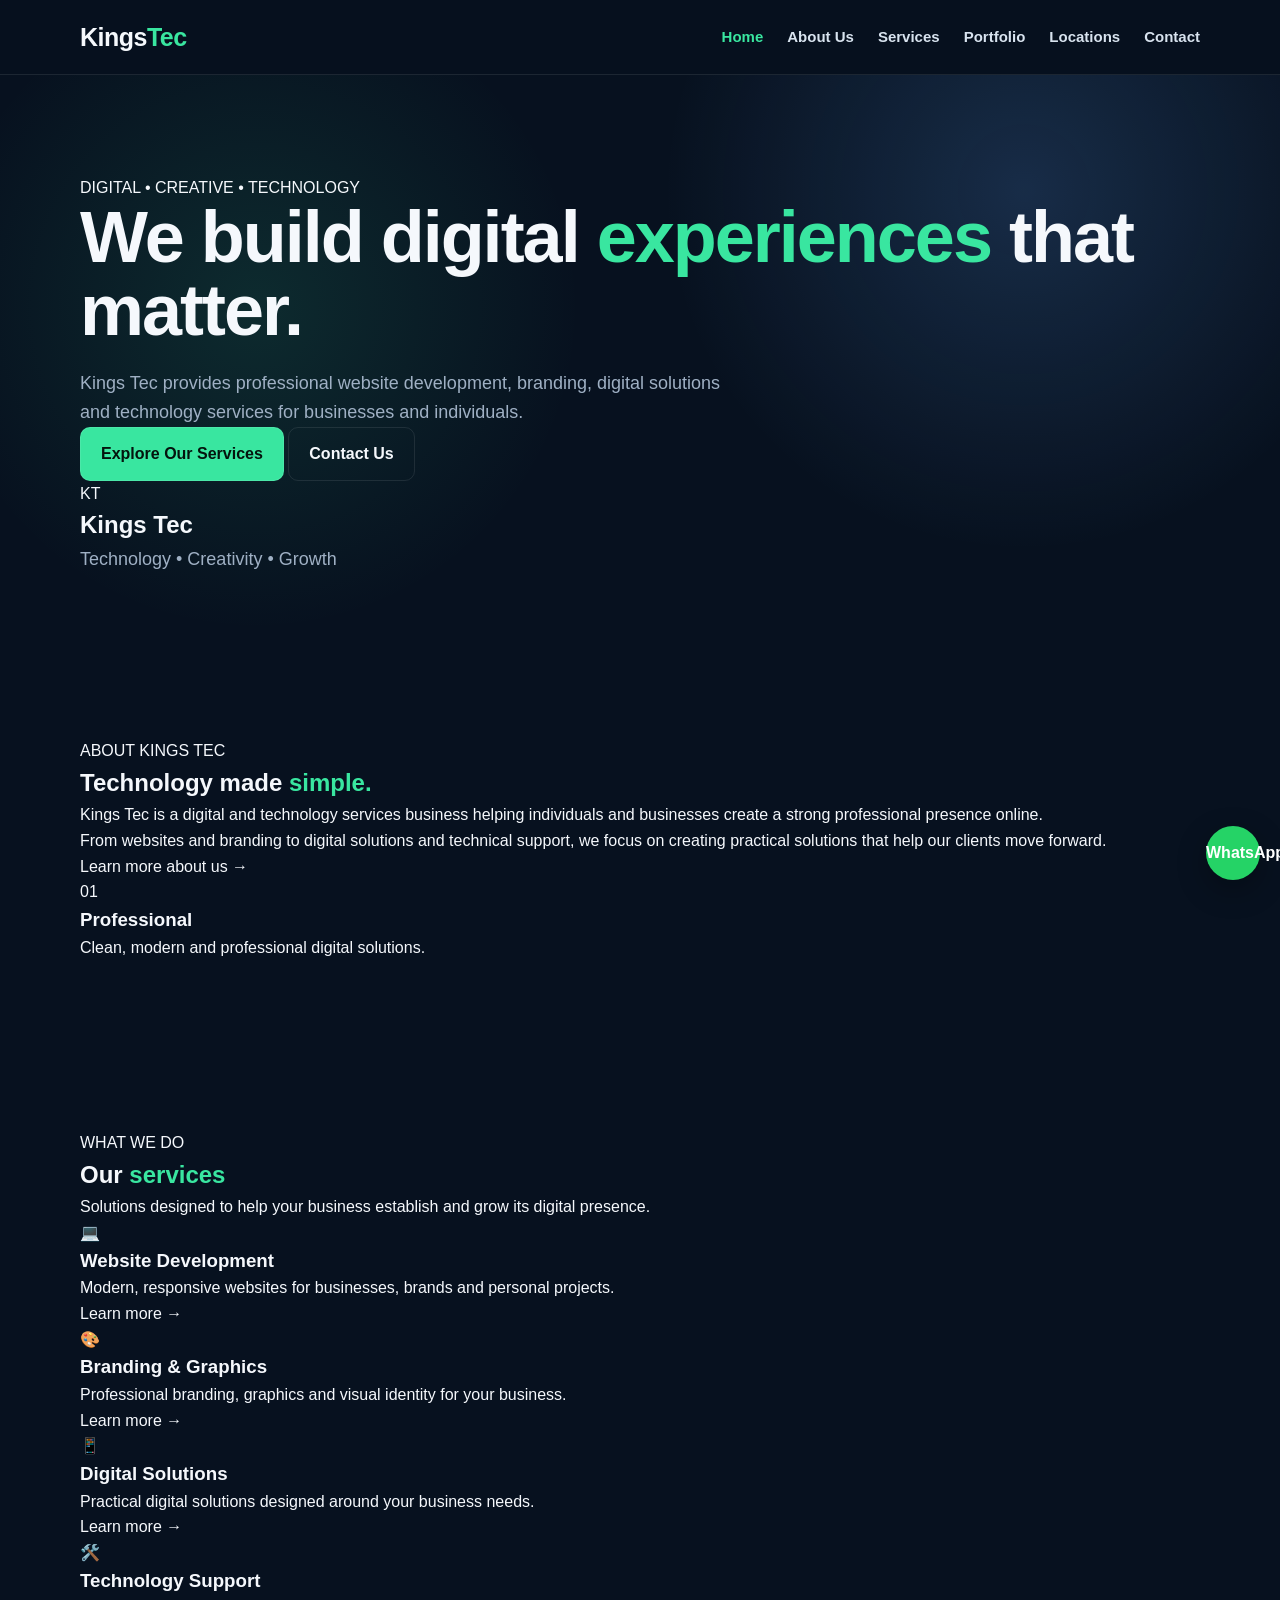
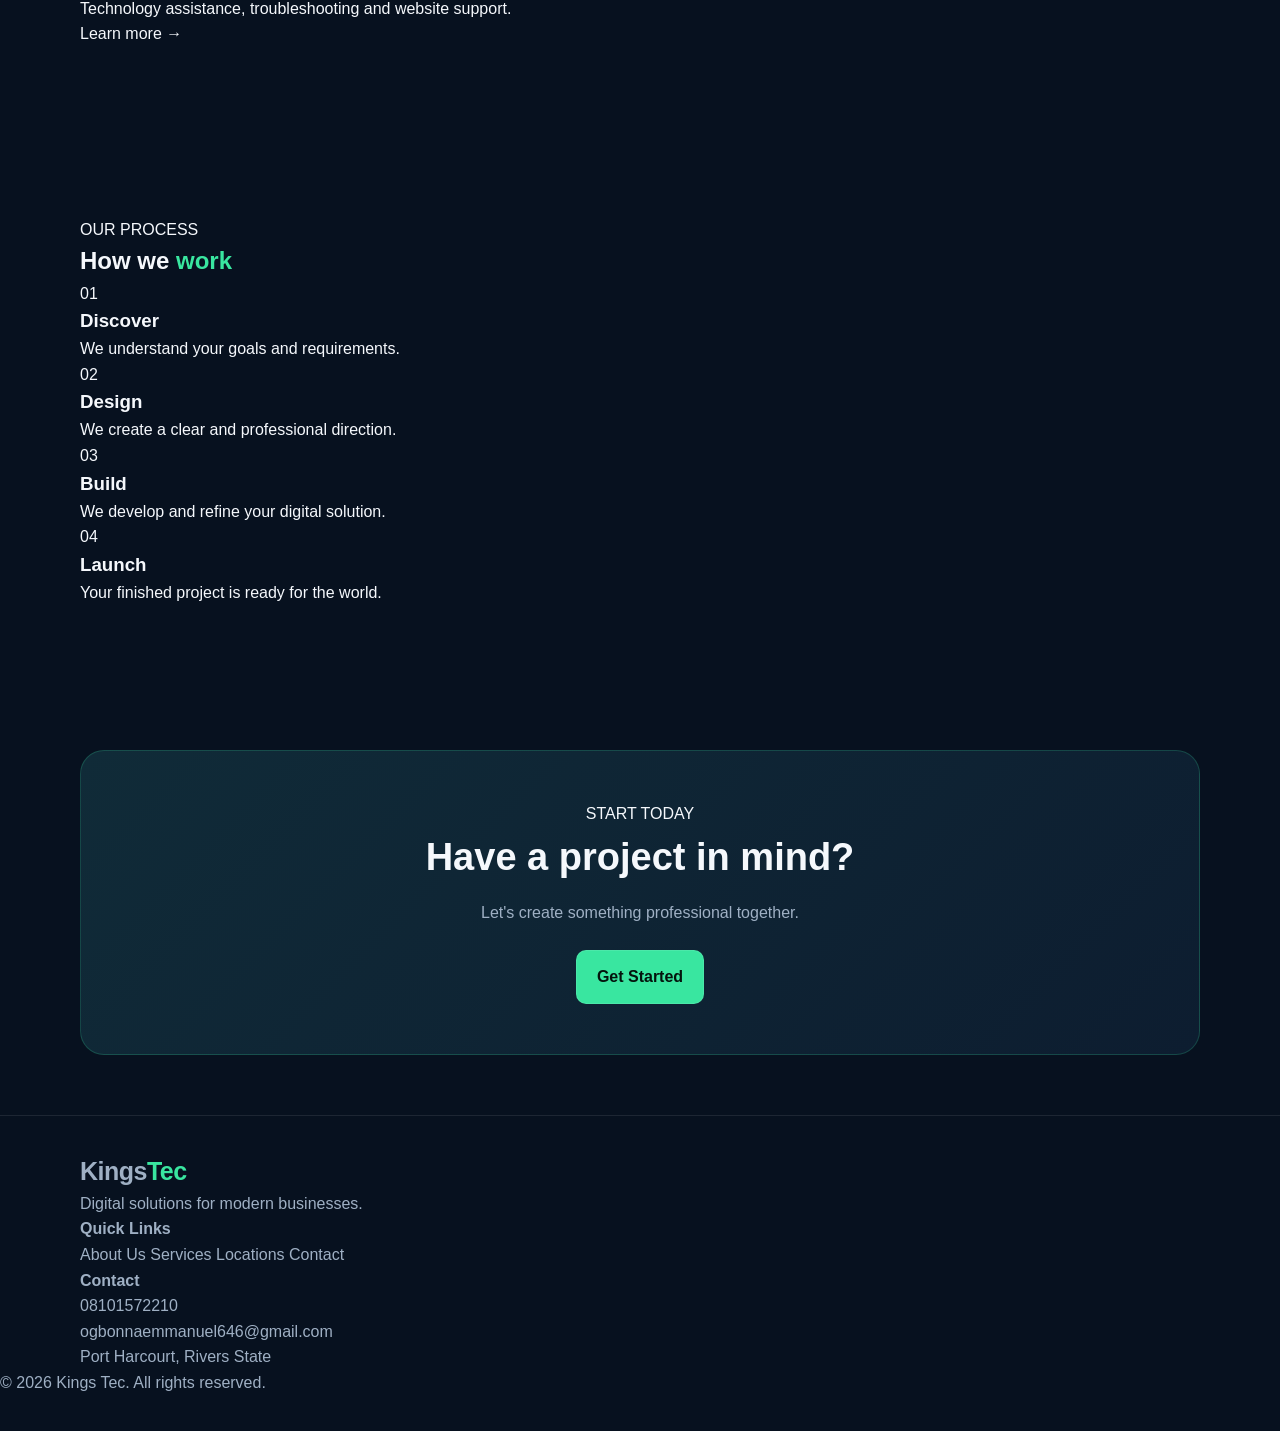
<file: index.html>
<!DOCTYPE html>
<html lang="en">
<head>
    <meta charset="UTF-8">
    <meta name="viewport" content="width=device-width, initial-scale=1.0">

    <title>Kings Tec | Digital & Technology Services</title>

    <link rel="stylesheet" href="style.css">
</head>

<body>

<!-- ================= HEADER ================= -->

<header class="header">

    <div class="container nav">

        <a href="index.html" class="logo">
            Kings<span>Tec</span>
        </a>

        <nav class="navigation">

            <a href="index.html" class="active">
                Home
            </a>

            <a href="about.html">
                About Us
            </a>

            <a href="services.html">
                Services
            </a>

            <a href="portfolio.html">
                Portfolio
            </a>

            <a href="locations.html">
                Locations
            </a>

            <a href="contact.html">
                Contact
            </a>

        </nav>

    </div>

</header>


<!-- ================= HERO ================= -->

<section class="hero">

    <div class="container hero-content">

        <div class="hero-text">

            <div class="tag">
                DIGITAL • CREATIVE • TECHNOLOGY
            </div>

            <h1>
                We build digital
                <span>experiences</span>
                that matter.
            </h1>

            <p>
                Kings Tec provides professional website development,
                branding, digital solutions and technology services
                for businesses and individuals.
            </p>

            <div class="hero-buttons">

                <a href="services.html" class="btn btn-primary">
                    Explore Our Services
                </a>

                <a href="contact.html" class="btn btn-outline">
                    Contact Us
                </a>

            </div>

        </div>


        <div class="hero-box">

            <div class="hero-icon">
                KT
            </div>

            <h2>
                Kings Tec
            </h2>

            <p>
                Technology • Creativity • Growth
            </p>

        </div>

    </div>

</section>


<!-- ================= ABOUT PREVIEW ================= -->

<section class="section">

    <div class="container two-column">

        <div>

            <div class="small-title">
                ABOUT KINGS TEC
            </div>

            <h2 class="section-title">
                Technology made
                <span>simple.</span>
            </h2>

            <p class="section-text">
                Kings Tec is a digital and technology services
                business helping individuals and businesses
                create a strong professional presence online.
            </p>

            <p class="section-text">
                From websites and branding to digital solutions
                and technical support, we focus on creating
                practical solutions that help our clients move
                forward.
            </p>

            <a href="about.html" class="text-link">
                Learn more about us →
            </a>

        </div>


        <div class="info-card">

            <div class="card-number">
                01
            </div>

            <h3>
                Professional
            </h3>

            <p>
                Clean, modern and professional digital solutions.
            </p>

        </div>

    </div>

</section>


<!-- ================= SERVICES ================= -->

<section class="section dark-section">

    <div class="container">

        <div class="section-heading">

            <div class="small-title">
                WHAT WE DO
            </div>

            <h2 class="section-title">
                Our <span>services</span>
            </h2>

            <p>
                Solutions designed to help your business establish
                and grow its digital presence.
            </p>

        </div>


        <div class="cards">


            <div class="service-card">

                <div class="service-icon">
                    💻
                </div>

                <h3>
                    Website Development
                </h3>

                <p>
                    Modern, responsive websites for businesses,
                    brands and personal projects.
                </p>

                <a href="services.html">
                    Learn more →
                </a>

            </div>


            <div class="service-card">

                <div class="service-icon">
                    🎨
                </div>

                <h3>
                    Branding & Graphics
                </h3>

                <p>
                    Professional branding, graphics and visual
                    identity for your business.
                </p>

                <a href="services.html">
                    Learn more →
                </a>

            </div>


            <div class="service-card">

                <div class="service-icon">
                    📱
                </div>

                <h3>
                    Digital Solutions
                </h3>

                <p>
                    Practical digital solutions designed around
                    your business needs.
                </p>

                <a href="services.html">
                    Learn more →
                </a>

            </div>


            <div class="service-card">

                <div class="service-icon">
                    🛠️
                </div>

                <h3>
                    Technology Support
                </h3>

                <p>
                    Technology assistance, troubleshooting and
                    website support.
                </p>

                <a href="services.html">
                    Learn more →
                </a>

            </div>


        </div>

    </div>

</section>


<!-- ================= PROCESS ================= -->

<section class="section">

    <div class="container">

        <div class="section-heading">

            <div class="small-title">
                OUR PROCESS
            </div>

            <h2 class="section-title">
                How we <span>work</span>
            </h2>

        </div>


        <div class="process">


            <div class="process-step">

                <div class="process-number">
                    01
                </div>

                <h3>
                    Discover
                </h3>

                <p>
                    We understand your goals and requirements.
                </p>

            </div>


            <div class="process-step">

                <div class="process-number">
                    02
                </div>

                <h3>
                    Design
                </h3>

                <p>
                    We create a clear and professional direction.
                </p>

            </div>


            <div class="process-step">

                <div class="process-number">
                    03
                </div>

                <h3>
                    Build
                </h3>

                <p>
                    We develop and refine your digital solution.
                </p>

            </div>


            <div class="process-step">

                <div class="process-number">
                    04
                </div>

                <h3>
                    Launch
                </h3>

                <p>
                    Your finished project is ready for the world.
                </p>

            </div>


        </div>

    </div>

</section>


<!-- ================= CTA ================= -->

<section class="cta">

    <div class="container cta-box">

        <div>

            <div class="small-title">
                START TODAY
            </div>

            <h2>
                Have a project in mind?
            </h2>

            <p>
                Let's create something professional together.
            </p>

        </div>

        <a href="contact.html" class="btn btn-primary">
            Get Started
        </a>

    </div>

</section>


<!-- ================= FOOTER ================= -->

<footer>

    <div class="container footer">

        <div>

            <a href="index.html" class="logo">
                Kings<span>Tec</span>
            </a>

            <p>
                Digital solutions for modern businesses.
            </p>

        </div>


        <div>

            <h4>
                Quick Links
            </h4>

            <a href="about.html">
                About Us
            </a>

            <a href="services.html">
                Services
            </a>

            <a href="locations.html">
                Locations
            </a>

            <a href="contact.html">
                Contact
            </a>

        </div>


        <div>

            <h4>
                Contact
            </h4>

            <p>
                08101572210
            </p>

            <p>
                ogbonnaemmanuel646@gmail.com
            </p>

            <p>
                Port Harcourt, Rivers State
            </p>

        </div>

    </div>


    <div class="copyright">

        © 2026 Kings Tec. All rights reserved.

    </div>

</footer>


<a
    href="https://wa.me/2348101572210"
    target="_blank"
    class="whatsapp"
>
    WhatsApp
</a>


</body>
</html>
</file>
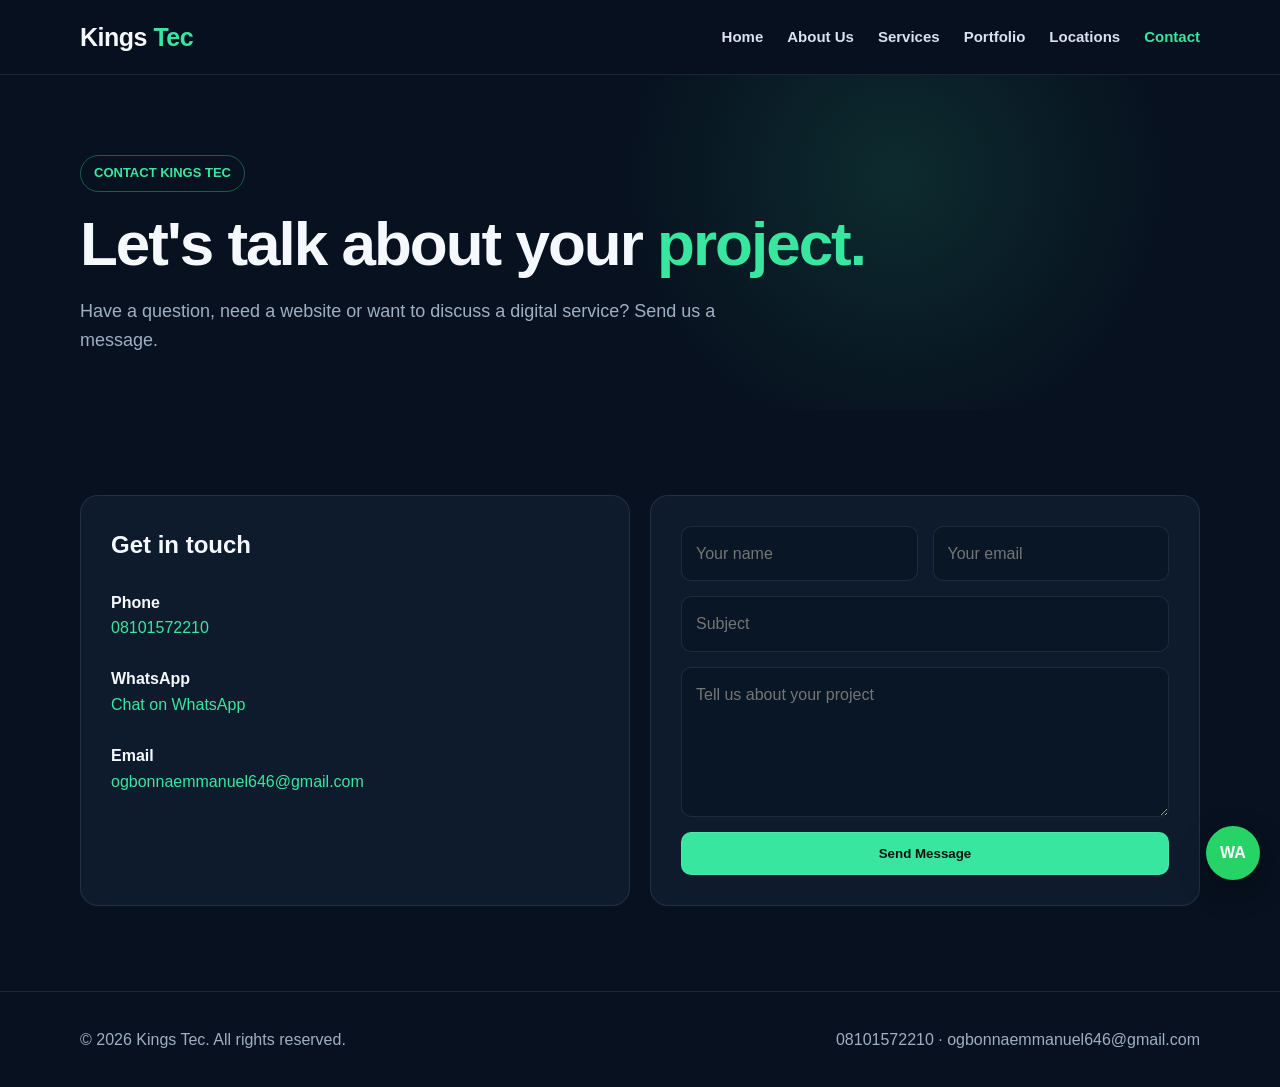
<file: contact.html>
<!DOCTYPE html>
<html lang="en">

<head>

  <meta charset="UTF-8">
  <meta name="viewport" content="width=device-width, initial-scale=1.0">

  <title>Contact Us | Kings Tec</title>

  <link rel="stylesheet" href="style.css">

</head>


<body>


<header>

  <div class="container nav">

    <a href="index.html" class="logo">
      Kings <span>Tec</span>
    </a>

    <nav>

      <a href="index.html">
        Home
      </a>

      <a href="about.html">
        About Us
      </a>

      <a href="services.html">
        Services
      </a>

      <a href="portfolio.html">
        Portfolio
      </a>

      <a href="locations.html">
        Locations
      </a>

      <a href="contact.html" class="active">
        Contact
      </a>

    </nav>

  </div>

</header>


<section class="page-hero">

  <div class="container">

    <span class="badge">
      CONTACT KINGS TEC
    </span>

    <h1>
      Let's talk about your
      <span>project.</span>
    </h1>

    <p class="lead">
      Have a question, need a website or want to discuss
      a digital service? Send us a message.
    </p>

  </div>

</section>


<section>

  <div class="container location">


    <div class="contact-box">

      <h2>
        Get in touch
      </h2>

      <br>

      <p>
        <strong>Phone</strong>
        <br>

        <a href="tel:+2348101572210">
          08101572210
        </a>
      </p>

      <br>

      <p>
        <strong>WhatsApp</strong>
        <br>

        <a href="https://wa.me/2348101572210">
          Chat on WhatsApp
        </a>
      </p>

      <br>

      <p>
        <strong>Email</strong>
        <br>

        <a href="mailto:ogbonnaemmanuel646@gmail.com">
          ogbonnaemmanuel646@gmail.com
        </a>
      </p>

    </div>


    <div class="contact-box">

      <form
        action="mailto:ogbonnaemmanuel646@gmail.com"
        method="post"
        enctype="text/plain"
      >

        <div class="form-grid">

          <input
            name="Name"
            placeholder="Your name"
            required
          >

          <input
            name="Email"
            type="email"
            placeholder="Your email"
            required
          >

        </div>


        <input
          name="Subject"
          placeholder="Subject"
        >


        <textarea
          name="Message"
          placeholder="Tell us about your project"
          required
        ></textarea>


        <button
          class="btn btn-primary"
          type="submit"
        >
          Send Message
        </button>

      </form>

    </div>


  </div>

</section>


<footer>

  <div class="container footer-row">

    <p>
      © 2026 Kings Tec. All rights reserved.
    </p>

    <p>
      08101572210 ·
      ogbonnaemmanuel646@gmail.com
    </p>

  </div>

</footer>


<a
  href="https://wa.me/2348101572210"
  class="whatsapp"
  target="_blank"
>
  WA
</a>


</body>
</html>
</file>
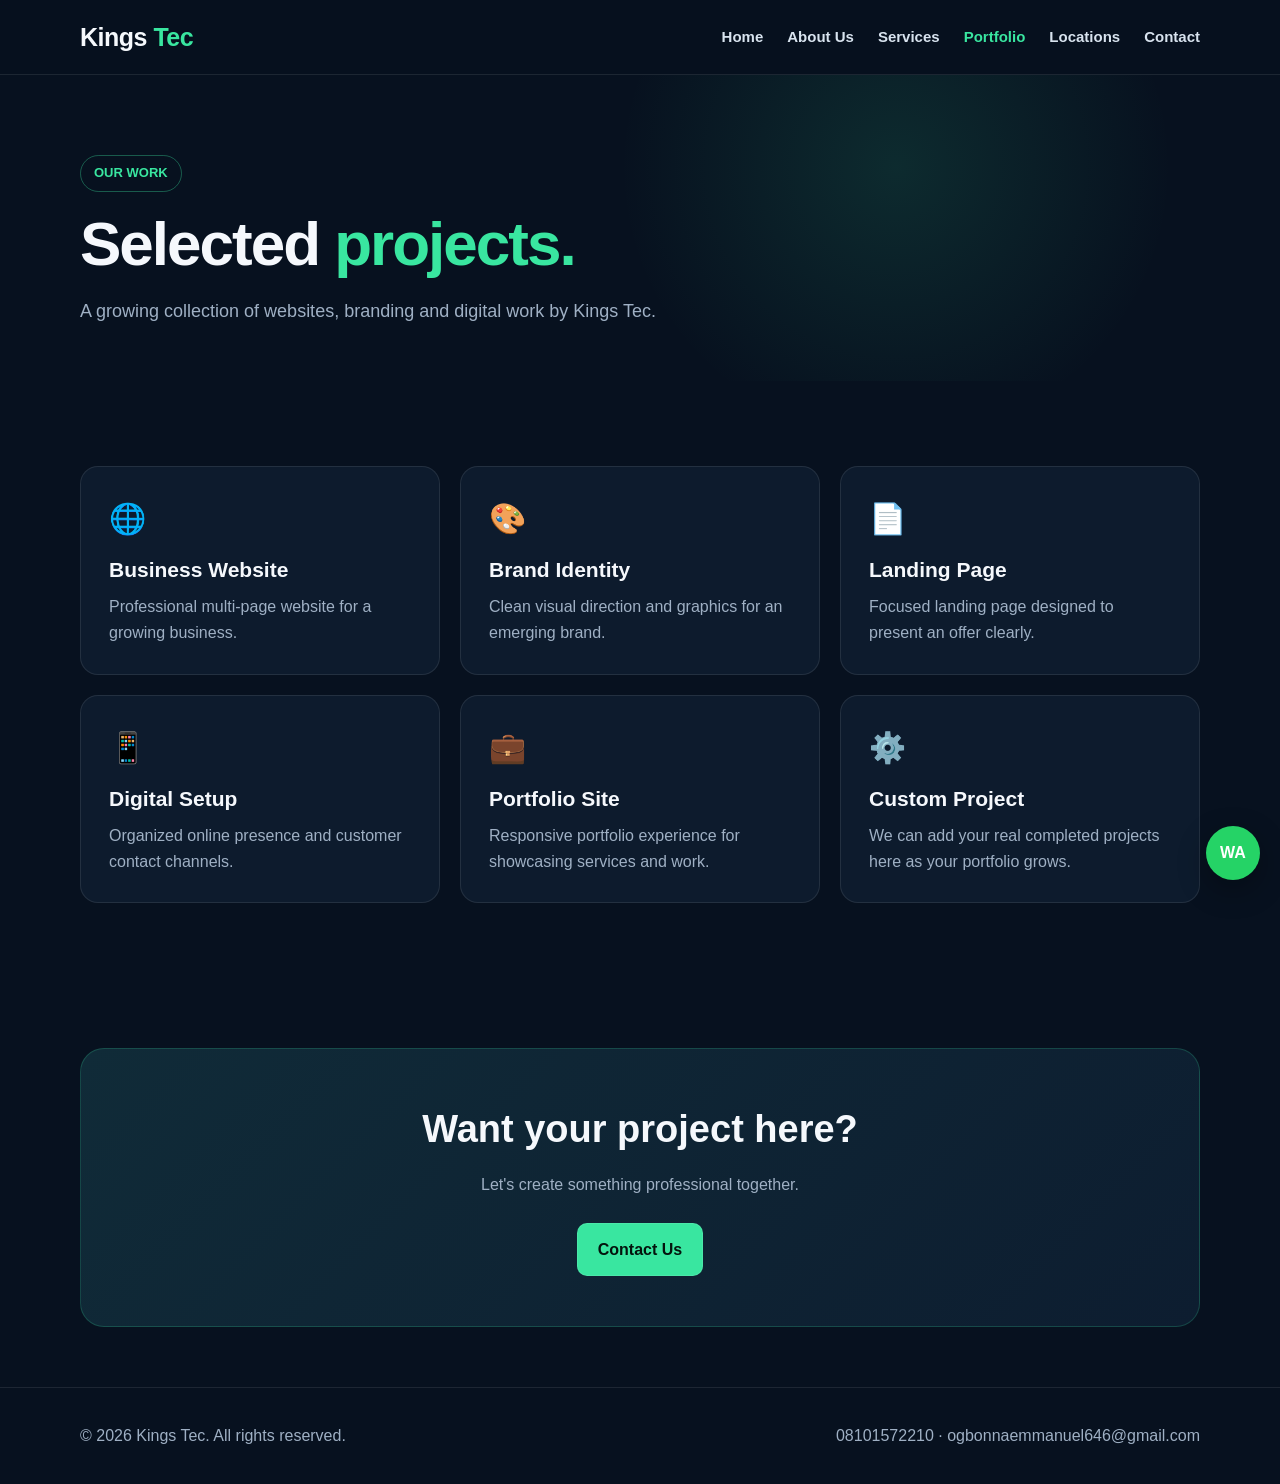
<file: portfolio.html>
<!DOCTYPE html>
<html lang="en">

<head>

  <meta charset="UTF-8">
  <meta name="viewport" content="width=device-width, initial-scale=1.0">

  <title>Portfolio | Kings Tec</title>

  <link rel="stylesheet" href="style.css">

</head>


<body>


<header>

  <div class="container nav">

    <a href="index.html" class="logo">
      Kings <span>Tec</span>
    </a>

    <nav>

      <a href="index.html">Home</a>

      <a href="about.html">
        About Us
      </a>

      <a href="services.html">
        Services
      </a>

      <a href="portfolio.html" class="active">
        Portfolio
      </a>

      <a href="locations.html">
        Locations
      </a>

      <a href="contact.html">
        Contact
      </a>

    </nav>

  </div>

</header>


<section class="page-hero">

  <div class="container">

    <span class="badge">
      OUR WORK
    </span>

    <h1>
      Selected
      <span>projects.</span>
    </h1>

    <p class="lead">
      A growing collection of websites, branding and
      digital work by Kings Tec.
    </p>

  </div>

</section>


<section>

  <div class="container">

    <div class="grid">


      <div class="card">

        <div class="icon">🌐</div>

        <h3>
          Business Website
        </h3>

        <p>
          Professional multi-page website for a growing
          business.
        </p>

      </div>


      <div class="card">

        <div class="icon">🎨</div>

        <h3>
          Brand Identity
        </h3>

        <p>
          Clean visual direction and graphics for an
          emerging brand.
        </p>

      </div>


      <div class="card">

        <div class="icon">📄</div>

        <h3>
          Landing Page
        </h3>

        <p>
          Focused landing page designed to present an
          offer clearly.
        </p>

      </div>


      <div class="card">

        <div class="icon">📱</div>

        <h3>
          Digital Setup
        </h3>

        <p>
          Organized online presence and customer
          contact channels.
        </p>

      </div>


      <div class="card">

        <div class="icon">💼</div>

        <h3>
          Portfolio Site
        </h3>

        <p>
          Responsive portfolio experience for showcasing
          services and work.
        </p>

      </div>


      <div class="card">

        <div class="icon">⚙️</div>

        <h3>
          Custom Project
        </h3>

        <p>
          We can add your real completed projects here
          as your portfolio grows.
        </p>

      </div>


    </div>

  </div>

</section>


<section class="cta">

  <div class="container">

    <div class="cta-box">

      <h2>
        Want your project here?
      </h2>

      <p>
        Let's create something professional together.
      </p>

      <a href="contact.html" class="btn btn-primary">
        Contact Us
      </a>

    </div>

  </div>

</section>


<footer>

  <div class="container footer-row">

    <p>
      © 2026 Kings Tec. All rights reserved.
    </p>

    <p>
      08101572210 ·
      ogbonnaemmanuel646@gmail.com
    </p>

  </div>

</footer>


<a
  href="https://wa.me/2348101572210"
  class="whatsapp"
  target="_blank"
>
  WA
</a>


</body>
</html>
</file>
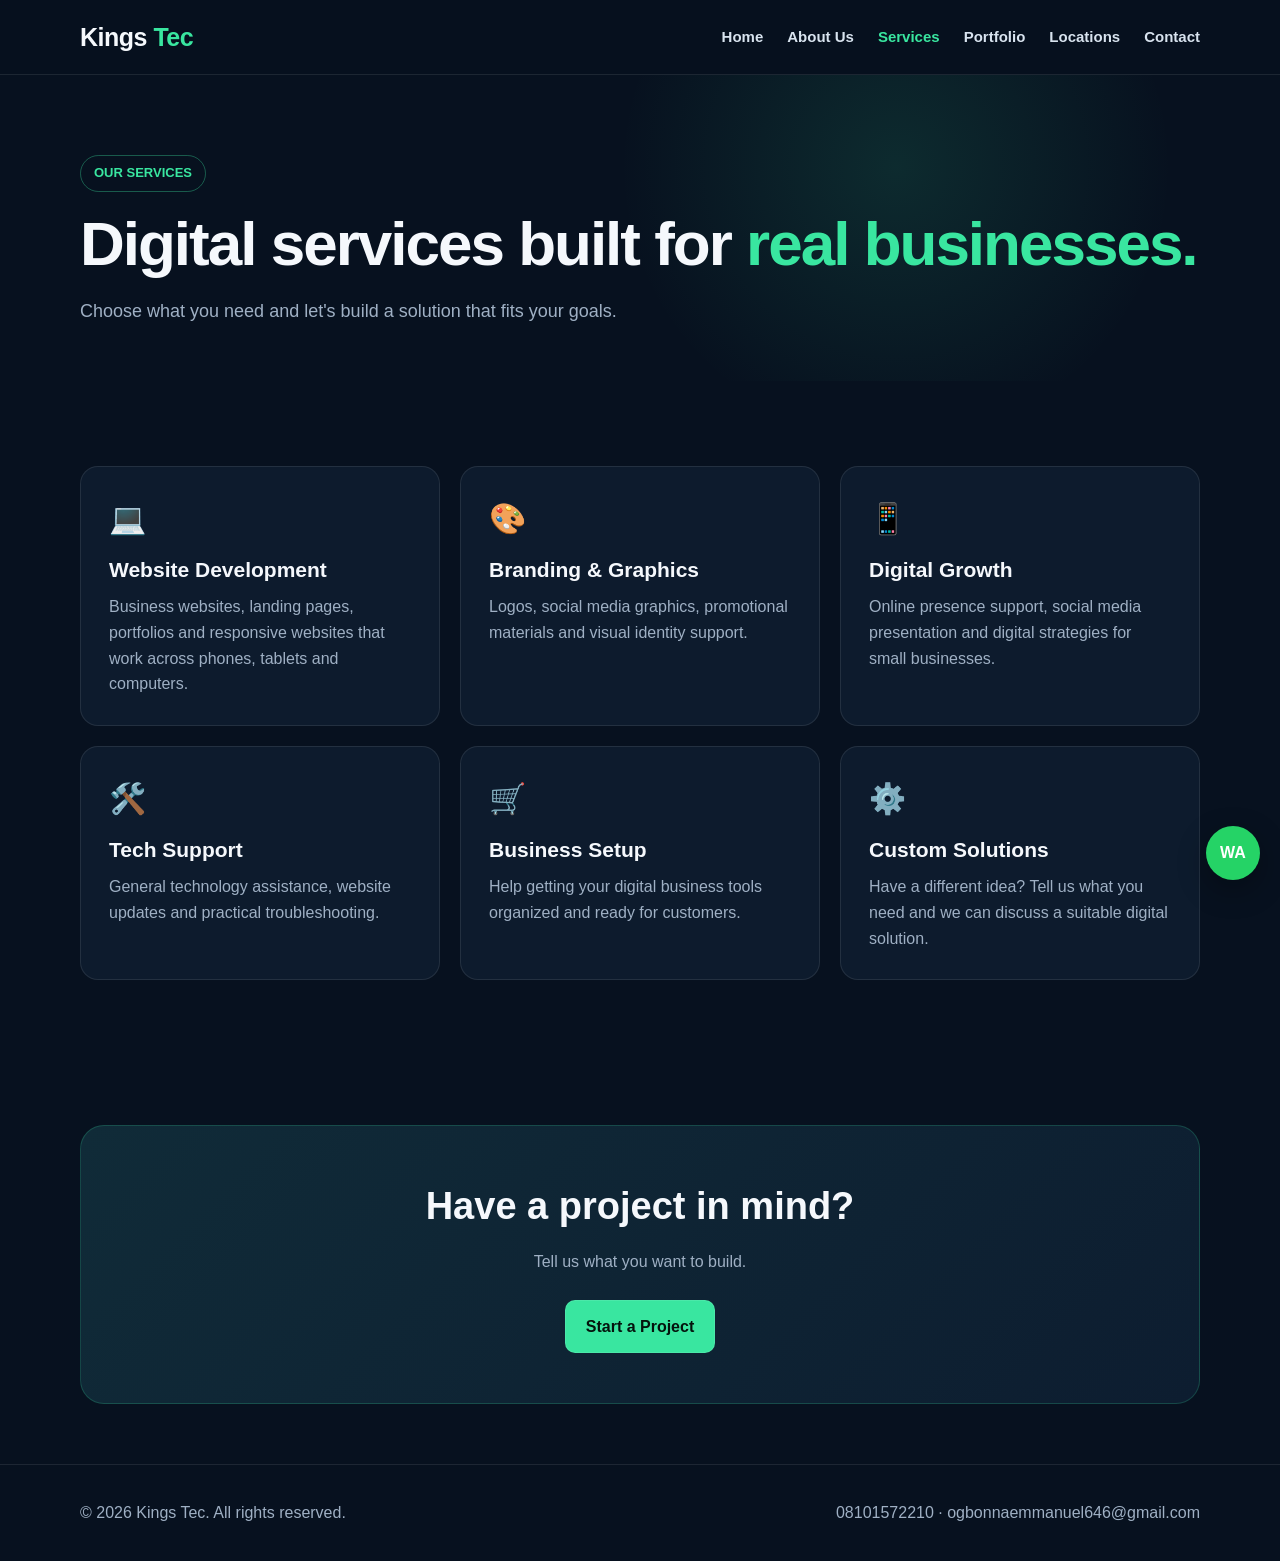
<file: services.html>
<!DOCTYPE html>
<html lang="en">

<head>

  <meta charset="UTF-8">
  <meta name="viewport" content="width=device-width, initial-scale=1.0">

  <title>Services | Kings Tec</title>

  <link rel="stylesheet" href="style.css">

</head>


<body>


<header>

  <div class="container nav">

    <a href="index.html" class="logo">
      Kings <span>Tec</span>
    </a>

    <nav>

      <a href="index.html">Home</a>

      <a href="about.html">
        About Us
      </a>

      <a href="services.html" class="active">
        Services
      </a>

      <a href="portfolio.html">
        Portfolio
      </a>

      <a href="locations.html">
        Locations
      </a>

      <a href="contact.html">
        Contact
      </a>

    </nav>

  </div>

</header>


<section class="page-hero">

  <div class="container">

    <span class="badge">
      OUR SERVICES
    </span>

    <h1>
      Digital services built for
      <span>real businesses.</span>
    </h1>

    <p class="lead">
      Choose what you need and let's build a solution
      that fits your goals.
    </p>

  </div>

</section>


<section>

  <div class="container">

    <div class="grid">


      <div class="card">

        <div class="icon">💻</div>

        <h3>
          Website Development
        </h3>

        <p>
          Business websites, landing pages, portfolios
          and responsive websites that work across phones,
          tablets and computers.
        </p>

      </div>


      <div class="card">

        <div class="icon">🎨</div>

        <h3>
          Branding & Graphics
        </h3>

        <p>
          Logos, social media graphics, promotional materials
          and visual identity support.
        </p>

      </div>


      <div class="card">

        <div class="icon">📱</div>

        <h3>
          Digital Growth
        </h3>

        <p>
          Online presence support, social media presentation
          and digital strategies for small businesses.
        </p>

      </div>


      <div class="card">

        <div class="icon">🛠️</div>

        <h3>
          Tech Support
        </h3>

        <p>
          General technology assistance, website updates
          and practical troubleshooting.
        </p>

      </div>


      <div class="card">

        <div class="icon">🛒</div>

        <h3>
          Business Setup
        </h3>

        <p>
          Help getting your digital business tools organized
          and ready for customers.
        </p>

      </div>


      <div class="card">

        <div class="icon">⚙️</div>

        <h3>
          Custom Solutions
        </h3>

        <p>
          Have a different idea? Tell us what you need
          and we can discuss a suitable digital solution.
        </p>

      </div>


    </div>

  </div>

</section>


<section class="cta">

  <div class="container">

    <div class="cta-box">

      <h2>
        Have a project in mind?
      </h2>

      <p>
        Tell us what you want to build.
      </p>

      <a href="contact.html" class="btn btn-primary">
        Start a Project
      </a>

    </div>

  </div>

</section>


<footer>

  <div class="container footer-row">

    <p>
      © 2026 Kings Tec. All rights reserved.
    </p>

    <p>
      08101572210 ·
      ogbonnaemmanuel646@gmail.com
    </p>

  </div>

</footer>


<a
  href="https://wa.me/2348101572210"
  class="whatsapp"
  target="_blank"
>
  WA
</a>


</body>
</html>
</file>
<file: style.css>
* {
  box-sizing: border-box;
  margin: 0;
  padding: 0;
}


:root {
  --bg: #07111f;
  --card: #0d1b2d;
  --text: #f5f8fc;
  --muted: #9fb0c4;
  --accent: #39e6a0;
  --accent2: #62a8ff;
  --border: rgba(255,255,255,0.09);
}


html {
  scroll-behavior: smooth;
}


body {
  font-family: Arial, Helvetica, sans-serif;
  background: var(--bg);
  color: var(--text);
  line-height: 1.6;
}


a {
  text-decoration: none;
  color: inherit;
}


img {
  max-width: 100%;
  display: block;
}


.container {
  width: min(1120px, 92%);
  margin: auto;
}


/* NAVIGATION */

header {
  position: sticky;
  top: 0;
  z-index: 50;

  background: rgba(7,17,31,0.95);

  backdrop-filter: blur(12px);

  border-bottom:
    1px solid var(--border);
}


.nav {
  min-height: 74px;

  display: flex;

  align-items: center;

  justify-content: space-between;

  gap: 20px;
}


.logo {
  font-size: 25px;

  font-weight: 800;

  letter-spacing: -0.5px;
}


.logo span {
  color: var(--accent);
}


nav {
  display: flex;

  gap: 24px;

  align-items: center;
}


nav a {
  color: #d8e3ef;

  font-size: 15px;

  font-weight: 600;

  transition: 0.2s;
}


nav a:hover,
nav a.active {
  color: var(--accent);
}


/* HERO */

.hero {
  padding: 100px 0 80px;

  background:
    radial-gradient(
      circle at 80% 20%,
      rgba(98,168,255,0.18),
      transparent 32%
    ),

    radial-gradient(
      circle at 20% 40%,
      rgba(57,230,160,0.12),
      transparent 30%
    );
}


.hero-grid {
  display: grid;

  grid-template-columns:
    1.15fr 0.85fr;

  gap: 55px;

  align-items: center;
}


.badge {
  display: inline-block;

  border:
    1px solid rgba(57,230,160,0.35);

  color: var(--accent);

  padding: 7px 13px;

  border-radius: 30px;

  font-size: 13px;

  font-weight: 700;

  margin-bottom: 20px;
}


h1 {
  font-size:
    clamp(42px, 6vw, 72px);

  line-height: 1.02;

  letter-spacing: -2px;

  margin-bottom: 22px;
}


h1 span,
h2 span {
  color: var(--accent);
}


.hero p,
.lead {
  font-size: 18px;

  color: var(--muted);

  max-width: 650px;
}


.buttons {
  display: flex;

  gap: 14px;

  margin-top: 30px;

  flex-wrap: wrap;
}


.btn {
  display: inline-block;

  padding: 13px 20px;

  border-radius: 10px;

  font-weight: 800;

  border:
    1px solid var(--border);

  transition: 0.2s;
}


.btn-primary {
  background: var(--accent);

  color: #04140d;
}


.btn-primary:hover {
  transform: translateY(-2px);
}


.btn-outline:hover {
  border-color: var(--accent);

  color: var(--accent);
}


/* IMAGES */

.hero-card {
  background: var(--card);

  border:
    1px solid var(--border);

  padding: 14px;

  border-radius: 24px;

  box-shadow:
    0 20px 70px rgba(0,0,0,0.25);
}


.hero-card img {
  width: 100%;

  height: 470px;

  object-fit: cover;

  border-radius: 16px;
}


/* SECTIONS */

section {
  padding: 85px 0;
}


.section-head {
  margin-bottom: 42px;
}


.section-head h2 {
  font-size: 42px;

  line-height: 1.1;

  margin-bottom: 12px;
}


.section-head p {
  color: var(--muted);

  max-width: 700px;
}


/* CARDS */

.grid {
  display: grid;

  grid-template-columns:
    repeat(3, 1fr);

  gap: 20px;
}


.card {
  background: var(--card);

  border:
    1px solid var(--border);

  border-radius: 18px;

  padding: 28px;
}


.card h3 {
  margin:
    10px 0 8px;

  font-size: 21px;
}


.card p {
  color: var(--muted);
}


.icon {
  font-size: 30px;
}


/* ABOUT */

.about-grid {
  display: grid;

  grid-template-columns:
    0.9fr 1.1fr;

  gap: 55px;

  align-items: center;
}


.about-img {
  border-radius: 20px;

  border:
    1px solid var(--border);

  overflow: hidden;
}


.about-img img {
  width: 100%;

  height: 500px;

  object-fit: cover;
}


.checks {
  display: grid;

  gap: 16px;

  margin-top: 25px;
}


.check {
  display: flex;

  gap: 12px;
}


.check b {
  color: var(--accent);
}


/* INNER PAGE HERO */

.page-hero {
  padding: 80px 0 55px;

  background:
    radial-gradient(
      circle at 70% 30%,
      rgba(57,230,160,0.12),
      transparent 30%
    );
}


.page-hero h1 {
  font-size:
    clamp(40px, 6vw, 62px);
}


/* LOCATIONS */

.location {
  display: grid;

  grid-template-columns:
    1fr 1fr;

  gap: 20px;
}


.contact-box {
  background: var(--card);

  border:
    1px solid var(--border);

  padding: 30px;

  border-radius: 18px;
}


.contact-box a {
  color: var(--accent);
}


.map {
  min-height: 330px;

  border-radius: 18px;

  border:
    1px solid var(--border);

  background:
    linear-gradient(
      135deg,
      #102943,
      #0a1727
    );

  display: grid;

  place-items: center;

  text-align: center;

  padding: 30px;
}


.map-icon {
  font-size: 50px;
}


/* CTA */

.cta {
  padding: 60px 0;
}


.cta-box {
  background:
    linear-gradient(
      135deg,
      #102b38,
      #0d1d30
    );

  border:
    1px solid rgba(57,230,160,0.2);

  border-radius: 24px;

  padding: 50px;

  text-align: center;
}


.cta-box h2 {
  font-size: 38px;

  margin-bottom: 12px;
}


.cta-box p {
  color: var(--muted);

  margin-bottom: 25px;
}


/* CONTACT FORM */

form {
  display: grid;

  gap: 15px;
}


.form-grid {
  display: grid;

  grid-template-columns:
    1fr 1fr;

  gap: 15px;
}


input,
textarea {
  width: 100%;

  background: #081625;

  border:
    1px solid var(--border);

  color: white;

  padding: 14px;

  border-radius: 10px;

  font: inherit;
}


textarea {
  min-height: 150px;

  resize: vertical;
}


/* FOOTER */

footer {
  border-top:
    1px solid var(--border);

  padding: 35px 0;

  color: var(--muted);
}


.footer-row {
  display: flex;

  justify-content: space-between;

  gap: 20px;

  flex-wrap: wrap;
}


/* WHATSAPP */

.whatsapp {
  position: fixed;

  right: 20px;

  bottom: 20px;

  background: #25d366;

  color: white;

  width: 54px;

  height: 54px;

  border-radius: 50%;

  display: grid;

  place-items: center;

  font-weight: 900;

  box-shadow:
    0 10px 30px rgba(0,0,0,0.3);

  z-index: 60;
}


/* TABLET */

@media (max-width: 850px) {

  .hero-grid,
  .about-grid,
  .location {
    grid-template-columns: 1fr;
  }


  .grid {
    grid-template-columns:
      1fr 1fr;
  }


  nav {
    gap: 12px;
  }


  .hero-card img,
  .about-img img {
    height: 380px;
  }

}


/* PHONE */

@media (max-width: 600px) {

  nav {
    gap: 8px;

    flex-wrap: wrap;

    justify-content: flex-end;
  }


  nav a {
    font-size: 12px;
  }


  .grid,
  .form-grid {
    grid-template-columns: 1fr;
  }


  section {
    padding: 65px 0;
  }


  .hero {
    padding: 70px 0;
  }


  .cta-box {
    padding: 35px 22px;
  }


  h1 {
    letter-spacing: -1px;
  }


  .footer-row {
    flex-direction: column;
  }

}
</file>
